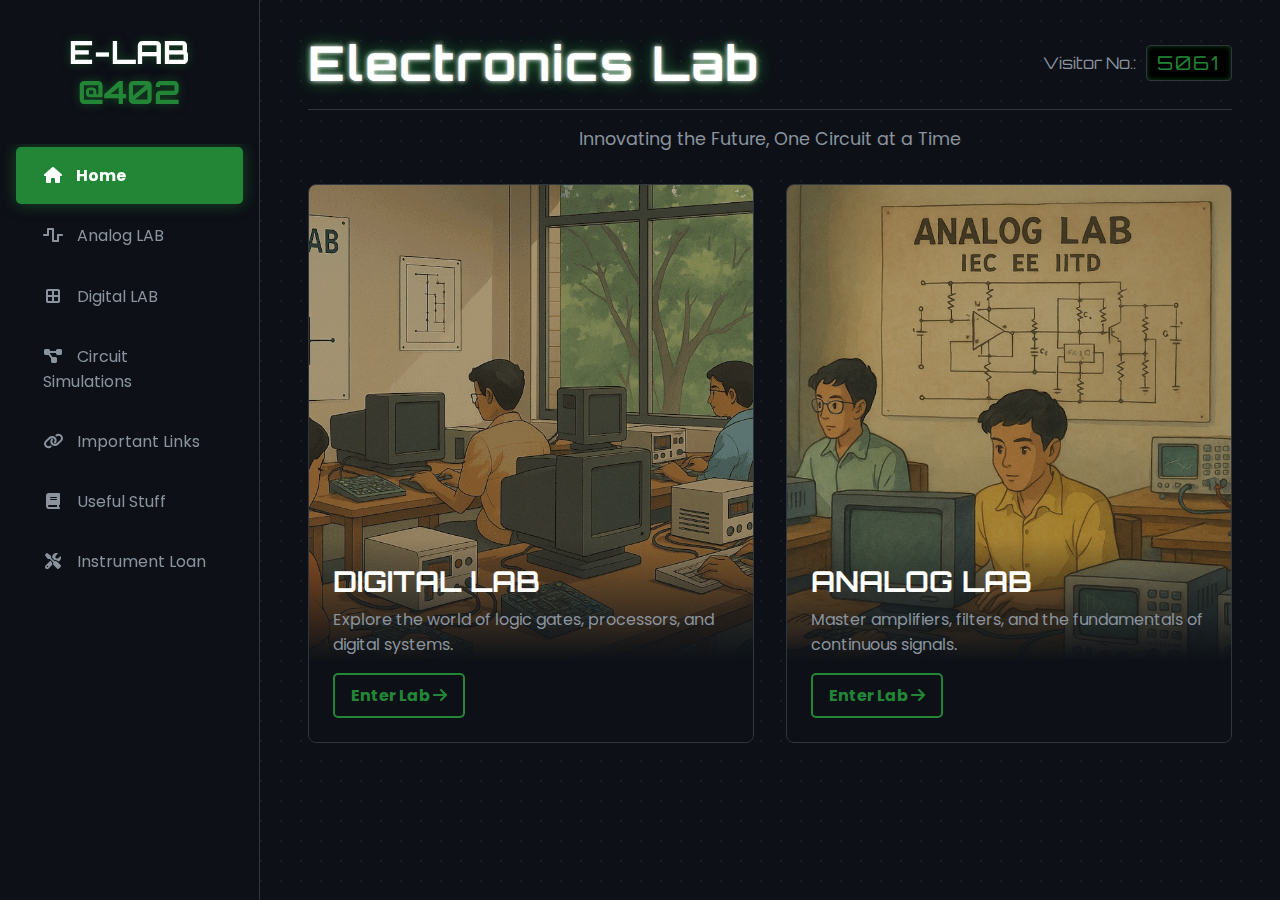
<file: index.html>
<!DOCTYPE html>
<html lang="en">
<head>
    <meta charset="UTF-8">
    <meta name="viewport" content="width=device-width, initial-scale=1.0">
    <title>Electronics Lab - Home</title>

    <link rel="preconnect" href="https://fonts.googleapis.com">
    <link rel="preconnect" href="https://fonts.gstatic.com" crossorigin>
    <link href="https://fonts.googleapis.com/css2?family=Orbitron:wght@400;700&family=Poppins:wght@300;400&display=swap" rel="stylesheet">
    <link rel="stylesheet" href="https://cdnjs.cloudflare.com/ajax/libs/font-awesome/6.5.2/css/all.min.css">
    
    <link rel="stylesheet" href="style.css">
</head>
<body>
    <nav class="sidebar" id="sidebar">
    <div class="sidebar-header">
                <button class="close-btn" id="close-btn" aria-label="Close Navigation">&times;</button>
        <a href="index.html" style="text-decoration:none;"><h2 class="logo-text">E-LAB <span class="logo-accent">@402</span></h2></a>
    </div>
       
        <ul class="nav-links">
            <li><a href="index.html"><i class="fas fa-home"></i> Home</a></li>
            <li><a href="analog-lab.html"><i class="fas fa-wave-square"></i> Analog LAB</a></li>
            <li><a href="digital-lab.html"><i class="fas fa-border-all"></i> Digital LAB</a></li>
            <li><a href="simulations.html"><i class="fas fa-project-diagram"></i> Circuit Simulations</a></li>
            <li><a href="links.html"><i class="fas fa-link"></i> Important Links</a></li>
            <li><a href="stuff.html"><i class="fas fa-book"></i> Useful Stuff</a></li>
            <li><a href="loan.html"><i class="fas fa-tools"></i> Instrument Loan</a></li>
        </ul>
    </nav>

    <main class="main-content">
         <button class="menu-toggle" id="menu-toggle" aria-label="Open Navigation">
        <i class="fas fa-bars"></i>
         </button>
        <header class="main-header">
            <h1>Electronics Lab</h1>
            <div class="visitor-counter">Visitor No.: <span class="visitor-count"></span></div>
        </header>
        <p style="text-align: center; color: var(--text-secondary); font-size: 1.1rem; margin-top: -2rem; margin-bottom: 2rem;">Innovating the Future, One Circuit at a Time</p>
        <div class="lab-cards">
             <div class="card">
                <img src="digitallab.jpg" alt="Digital circuits">
                <div class="card-content">
                    <h2>DIGITAL LAB</h2>
                    <p>Explore the world of logic gates, processors, and digital systems.</p>
                    <a href="digital-lab.html" class="btn">Enter Lab <i class="fas fa-arrow-right"></i></a>
                </div>
            </div>
            <div class="card">
                <img src="analoglab.jpg" alt="Analog circuits">
                <div class="card-content">
                    <h2>ANALOG LAB</h2>
                    <p>Master amplifiers, filters, and the fundamentals of continuous signals.</p>
                    <a href="analog-lab.html" class="btn">Enter Lab <i class="fas fa-arrow-right"></i></a>
                </div>
            </div>
        </div>
    </main>

    <script src="script.js"></script>
</body>
</html>
</file>
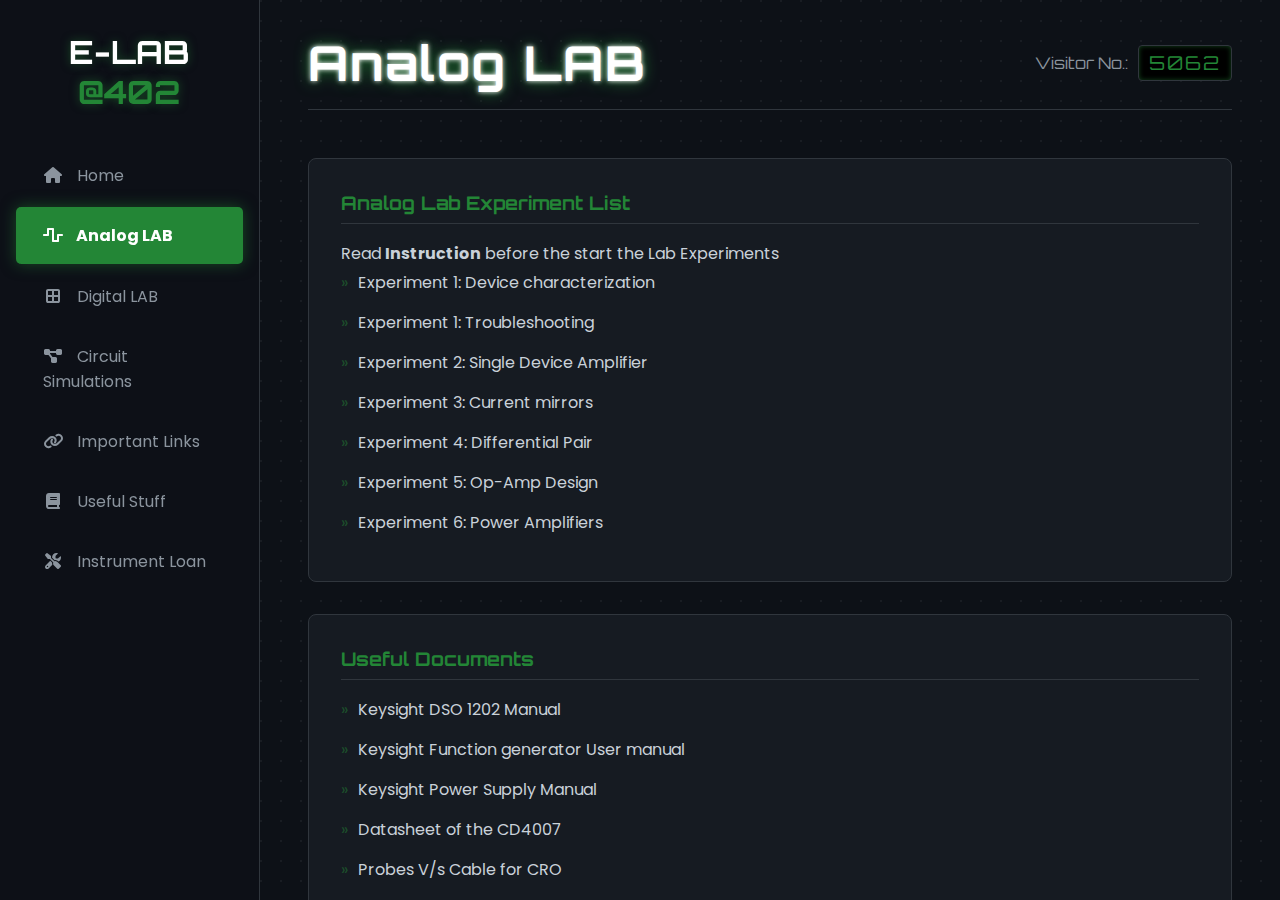
<file: analog-lab.html>
<!DOCTYPE html>
<html lang="en">
<head>
    <meta charset="UTF-8">
    <meta name="viewport" content="width=device-width, initial-scale=1.0">
    <title>Electronics Lab - Home</title>

    <link rel="preconnect" href="https://fonts.googleapis.com">
    <link rel="preconnect" href="https://fonts.gstatic.com" crossorigin>
    <link href="https://fonts.googleapis.com/css2?family=Orbitron:wght@400;700&family=Poppins:wght@300;400&display=swap" rel="stylesheet">
    <link rel="stylesheet" href="https://cdnjs.cloudflare.com/ajax/libs/font-awesome/6.5.2/css/all.min.css">
    
    <link rel="stylesheet" href="style.css">
</head>
<body>

    <nav class="sidebar">
        <div class="sidebar-header">
            <a href="index.html" style="text-decoration:none;"><h2 class="logo-text">E-LAB <span class="logo-accent">@402</span></h2></a>
        </div>
        <ul class="nav-links">
            <li><a href="index.html"><i class="fas fa-home"></i> Home</a></li>
            <li><a href="analog-lab.html"><i class="fas fa-wave-square"></i> Analog LAB</a></li>
            <li><a href="digital-lab.html"><i class="fas fa-border-all"></i> Digital LAB</a></li>
            <li><a href="simulations.html"><i class="fas fa-project-diagram"></i> Circuit Simulations</a></li>
            <li><a href="links.html"><i class="fas fa-link"></i> Important Links</a></li>
            <li><a href="stuff.html"><i class="fas fa-book"></i> Useful Stuff</a></li>
            <li><a href="loan.html"><i class="fas fa-tools"></i> Instrument Loan</a></li>
        </ul>
    </nav>

    <main class="main-content">
    <header class="main-header">
        <h1>Analog LAB</h1>
        <div class="visitor-counter">Visitor No.: <span class="visitor-count"></span></div>
    </header>
    <div class="content-section">
        <h3>Analog Lab Experiment List</h3>
        <p>Read <strong>Instruction</strong> before the start the Lab Experiments</p>
        <ul>
            <li><a href="https://drive.google.com/file/d/1U36nET350gmxhDZfxkUg6SXjoonMY6g3/view">Experiment 1: Device characterization</a></li>
            <li><a href="https://drive.google.com/file/d/1a-_vPAFcbjxqePnwysatH0-3GcDCk63S/view">Experiment 1: Troubleshooting</a></li>
            <li><a href="https://drive.google.com/file/d/1RYRWgAUr1ofAlSk6lS6-95wXhWFWEM15/view">Experiment 2: Single Device Amplifier</a></li>
            <li><a href="https://drive.google.com/file/d/1tRnpcic647qd84V0u2M669KRGpasfr2M/view">Experiment 3: Current mirrors</a></li>
            <li><a href="https://drive.google.com/file/d/1vH5p1hpIoIprMqLjA70HEAH8hIrewnX8/view">Experiment 4: Differential Pair</a></li>
            <li><a href="https://drive.google.com/file/d/1CQrskVSyPYwVS6A1gX7KHZZB7nGu5g3q/view">Experiment 5: Op-Amp Design</a></li>
            <li><a href="https://drive.google.com/file/d/1zbZ53ziPuFr5DIvGYwbjjqLZ9Tw9xq5V/view">Experiment 6: Power Amplifiers</a></li>
        </ul>
    </div>
    <div class="content-section">
        <h3>Useful Documents</h3>
        <ul>
            <li><a href="https://drive.google.com/file/d/18wW-fhRmzMjxYh9hJ2JFxKj2ta6jDMI0/view">Keysight DSO 1202 Manual</a></li>
            <li><a href="https://www.keysight.com/us/en/assets/9921-01386/user-manuals/EDU33210-Series-Trueform-Arbitrary-Waveform-Generator-Users-Guide.pdf">Keysight Function generator User manual</a></li>
            <li><a href="https://drive.google.com/file/d/12cI5LmKXKVYK_I0ovYtnZlpm-WsIYcrZ/view">Keysight Power Supply Manual</a></li>
            <li><a href="https://drive.google.com/file/d/1A5PYmqow8raiz4eD0cwHg7Abz3ly4Xlh/view">Datasheet of the CD4007</a></li>
            <li><a href="https://drive.google.com/file/d/1sbWXBPl-Fay0621J7F5tYpJb6VNVgWH5/view">Probes V/s Cable for CRO</a></li>
            <li><a href="https://drive.google.com/file/d/1sXqiCb5-ZerqEmwK-LfUxHQ6L6cGAexA/view">Using the CD4007 IC</a></li>
            <li><a href="https://drive.google.com/file/d/1DeoDQ52HKGvFCx6FmaI2bPApWaONabYq/view">Tektronics DSO manual 1000B</a></li>
        </ul>
         </div>
        </div>
       <div class="digital-lab-media">
                                 
                 <div class="content-section">
                    <img src="biometric.jpg" alt="Bio-metric Lock Access ">
                   <p class="qr-label" style="text-align: center;">Bio-metric Lock Access</p>
                 </div>
                 <div class="content-section">
                   <img src="instrumentloan.jpg" alt="Instruments Loan ">
                   <p class="qr-label" style="text-align: center;">Instrument Loan Form</p>
                 </div>
            </div>
        </div>
</main>
  <script src="script.js"></script>
</body>

</html>
</file>
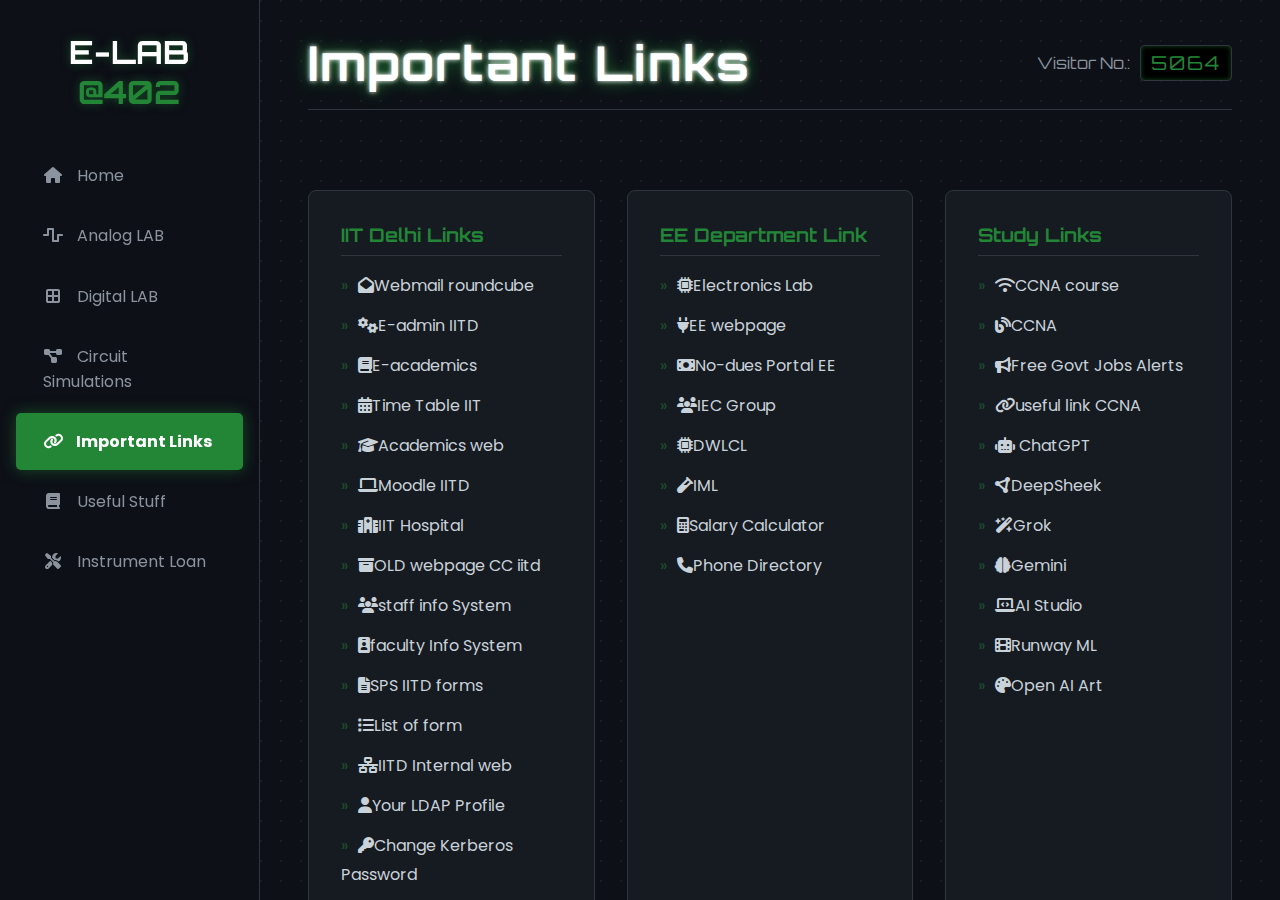
<file: links.html>
<!DOCTYPE html>
<html lang="en">
<head>
    <meta charset="UTF-8">
    <meta name="viewport" content="width=device-width, initial-scale=1.0">
    <title>Electronics Lab - Important Links</title>

    <link rel="preconnect" href="https://fonts.googleapis.com">
    <link rel="preconnect" href="https://fonts.gstatic.com" crossorigin>
    <link href="https://fonts.googleapis.com/css2?family=Orbitron:wght@400;700&family=Poppins:wght@300;400&display=swap" rel="stylesheet">
    <link rel="stylesheet" href="https://cdnjs.cloudflare.com/ajax/libs/font-awesome/6.5.2/css/all.min.css">
    
    <link rel="stylesheet" href="style.css">
</head>
<body>

    <nav class="sidebar">
        <div class="sidebar-header">
            <a href="index.html" style="text-decoration:none;"><h2 class="logo-text">E-LAB <span class="logo-accent">@402</span></h2></a>
        </div>
        <ul class="nav-links">
            <li><a href="index.html"><i class="fas fa-home"></i> Home</a></li>
            <li><a href="analog-lab.html"><i class="fas fa-wave-square"></i> Analog LAB</a></li>
            <li><a href="digital-lab.html"><i class="fas fa-border-all"></i> Digital LAB</a></li>
            <li><a href="simulations.html"><i class="fas fa-project-diagram"></i> Circuit Simulations</a></li>
            <li><a href="links.html"><i class="fas fa-link"></i> Important Links</a></li>
            <li><a href="stuff.html"><i class="fas fa-book"></i> Useful Stuff</a></li>
            <li><a href="loan.html"><i class="fas fa-tools"></i> Instrument Loan</a></li>
        </ul>
    </nav>

    <main class="main-content">
        <header class="main-header">
           <h1>Important Links</h1>
           <div class="visitor-counter">Visitor No.: <span class="visitor-count"></span></div>
       </header>
       <div class="links-grid">
           <div class="content-section">
               <h3>IIT Delhi Links</h3>
               <ul>
                   <li><a href="https://webmail.iitd.ac.in/roundcube/"><i class="fa fa-envelope-open"></i>Webmail roundcube</a ></li>
                   <li><a href="https://eadmin.iitd.ac.in/"><i class="fa fa-cogs"></i>E-admin IITD</a ></li>
                   <li><a href="https://eacademics.iitd.ac.in/sportal/login"><i class="fa fa-book"></i>E-academics</a ></li>
                   <li><a href="https://timetable.iitd.ac.in/"><i class="fa fa-calendar-alt"></i>Time Table IIT</a ></li>
                   <li><a href="https://academics.iitd.ac.in/"><i class="fa fa-graduation-cap"></i>Academics web</a ></li>
                   <li><a href="https://moodle.iitd.ac.in/login/index.php"><i class="fa fa-laptop"></i>Moodle IITD</a ></li>
                   <li><a href="https://hospital.iitd.ac.in/"><i class="fa fa-hospital"></i>IIT Hospital</a ></li>
                   <li><a href="http://www.cc.iitd.ac.in/CSC/index.php?option=com_content&amp;view=article&amp;id=107&amp;Itemid=146"><i class="fa fa-archive"></i>OLD webpage CC iitd</a ></li>
                   <li><a href="https://internal.iitd.ac.in/asais/"><i class="fa fa-users"></i>staff info System</a ></li>
                   <li><a href="https://iitdappln.iitd.ac.in/"><i class="fa fa-id-badge"></i>faculty Info System</a ></li>
                   <li><a href="https://sps.iitd.ac.in/sps_final_003.htm"><i class="fa fa-file-alt"></i>SPS IITD forms</a ></li>
                   <li><a href="https://internal.iitd.ac.in/?q=content/list-forms"><i class="fa fa-list"></i>List of form</a ></li>
                   <li><a href="https://internal.iitd.ac.in/"><i class="fa fa-network-wired"></i>IITD Internal web</a ></li>
                   <li><a href="https://userm.iitd.ernet.in/usermanage/profile.html"><i class="fa fa-user"></i>Your LDAP Profile</a ></li>
                   <li><a href="https://userm.iitd.ernet.in/usermanage/pwchange.html"><i class="fa fa-key"></i>Change Kerberos Password</a ></li>

               </ul>
           </div>
           <div class="content-section">
               <h3>EE Department Link</h3>
               <ul>
                   
                   <li><a href="https://sites.google.com/view/electronicslab402/" class="red-link"><i class="fa fa-microchip"></i>Electronics Lab</a ></li>
                    <li><a href="https://ee.iitd.ac.in/"><i class="fa fa-plug"></i>EE webpage</a ></li>
                    <li><a href="https://dues.iitd.ac.in/ee/"><i class="fa fa-money-bill"></i>No-dues Portal EE</a ></li>
                    <li><a href="https://iec.iitd.ernet.in//"><i class="fa fa-users"></i>IEC Group</a ></li>
                    <li><a href="https://web.iitd.ac.in/~adixit/"><i class="fa fa-microchip"></i>DWLCL</a ></li>
                    <li><a href="https://sites.google.com/site/dhimanmallick"><i class="fa fa-vial"></i>IML</a ></li>
                    <li><a href="https://docs.google.com/spreadsheets/d/14wEUKrrkR0MpzgE4iwPLY8pADyOTZGTjXTr9f0qDDRA/edit?usp=sharing"><i class="fa fa-calculator"></i>Salary Calculator</a ></li>
                    <li><a href="https://internal.iitd.ac.in/search/search.php" class="purple-link"><i class="fa fa-phone"></i>Phone Directory</a ></li>
               </ul>
           </div>
           <div class="content-section">
               <h3>Study Links</h3>
               <ul>
                     <li><a href="https://www.urduitacademy.com/"><i class="fa fa-wifi"></i>CCNA course</a></li>
                    <li><a href="https://urduitacademy.blogspot.com/#google_vignettehttps://urduitacademy.blogspot.com/"><i class="fa fa-blog"></i>CCNA</a></li>
                    <li><a href="https://www.freejobalert.com/government-jobs/"><i class="fa fa-bullhorn"></i>Free Govt Jobs Alerts</a></li>
                     <li><a href="https://www.urduitacademy.com/usefullinks"><i class="fa fa-link"></i>useful link CCNA</a></li>
                     <li><a href="https://chatgpt.com/"><i class="fas fa-robot"></i> ChatGPT</a></li>
                     <li><a href="https://chat.deepseek.com/"><i class="fas fa-circle-nodes"></i>DeepSheek</a></li>
                     <li><a href="https://x.ai/grok"><i class="fas fa-wand-magic-sparkles"></i>Grok</a></li>
                     <li><a href="https://gemini.google.com/app"><i class="fas fa-brain"></i>Gemini </a></li>
                     <li><a href="https://aistudio.google.com/prompts/new_chat"><i class="fas fa-laptop-code"></i>AI Studio</a></li>
                     <li><a href="https://runwayml.com/"><i class="fas fa-film"></i>Runway ML</a></li>
                     <li><a href="https://openart.ai/create?mode=create&ai_model=Flux_Kontext"><i class="fas fa-palette"></i>Open AI Art</a></li>

               </ul>
           </div>
           <div class="content-section">
               <h3>Investment & Travel</h3>
               <ul>
                     <li><a href="https://zerodha.com/"><i class="fa fa-chart-line"></i>Zerodha</a></li>
                   <li><a href="https://coin.zerodha.com/"><i class="fa fa-coins"></i>Coin Zerodha</a></li>
                   <li><a href="https://kite.zerodha.com/"><i class="fa fa-paper-plane"></i>Kite Zerodha</a></li>
                   <li><a href="https://in.tradingview.com/"><i class="fa fa-chart-bar"></i>TradingView</a></li>
                   <li><a href="https://www.tickertape.in/"><i class="fa fa-sliders-h"></i>TickerTape</a></li>
                   <li><a href="https://www.etmoney.com/"><i class="fa fa-wallet"></i>ET-Money</a></li>
                   <li><a href="https://www.irctc.co.in/nget/train-search"><i class="fa fa-train"></i>Train booking</a></li>
                   <li><a href="https://www.air.irctc.co.in/"><i class="fa fa-plane-departure"></i>Flight Booking</a></li>
               </ul>
           </div>
       </div>
    </main>

    <script src="script.js"></script>
</body>

</html>
</file>
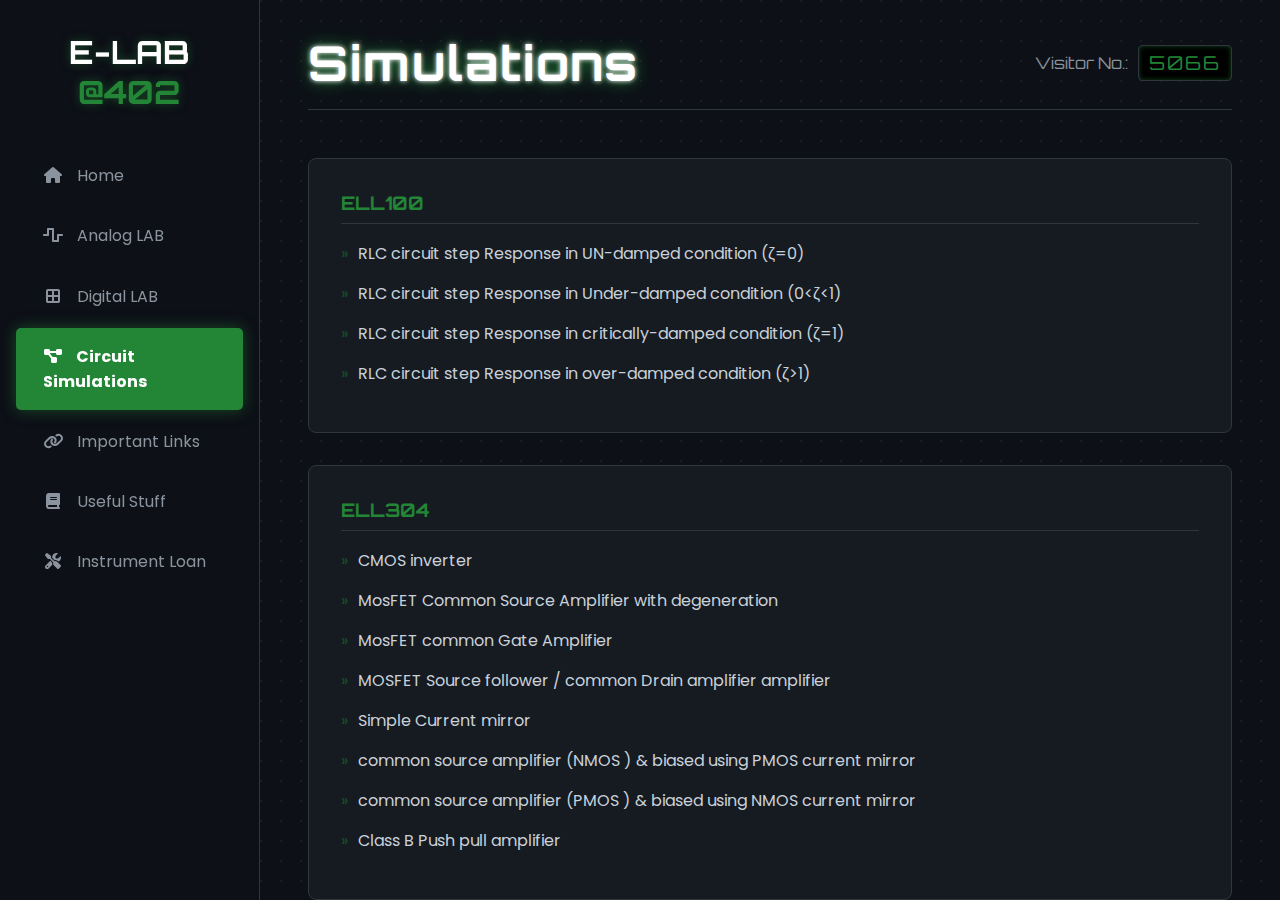
<file: simulations.html>
<!DOCTYPE html>
<html lang="en">
<head>
    <meta charset="UTF-8">
    <meta name="viewport" content="width=device-width, initial-scale=1.0">
    <title>Electronics Lab - Simulations</title>

    <link rel="preconnect" href="https://fonts.googleapis.com">
    <link rel="preconnect" href="https://fonts.gstatic.com" crossorigin>
    <link href="https://fonts.googleapis.com/css2?family=Orbitron:wght@400;700&family=Poppins:wght@300;400&display=swap" rel="stylesheet">
    <link rel="stylesheet" href="https://cdnjs.cloudflare.com/ajax/libs/font-awesome/6.5.2/css/all.min.css">
    
    <link rel="stylesheet" href="style.css">
</head>
<body>

    <nav class="sidebar">
        <div class="sidebar-header">
            <a href="index.html" style="text-decoration:none;"><h2 class="logo-text">E-LAB <span class="logo-accent">@402</span></h2></a>
        </div>
        <ul class="nav-links">
            <li><a href="index.html"><i class="fas fa-home"></i> Home</a></li>
            <li><a href="analog-lab.html"><i class="fas fa-wave-square"></i> Analog LAB</a></li>
            <li><a href="digital-lab.html"><i class="fas fa-border-all"></i> Digital LAB</a></li>
            <li><a href="simulations.html"><i class="fas fa-project-diagram"></i> Circuit Simulations</a></li>
            <li><a href="links.html"><i class="fas fa-link"></i> Important Links</a></li>
            <li><a href="stuff.html"><i class="fas fa-book"></i> Useful Stuff</a></li>
            <li><a href="loan.html"><i class="fas fa-tools"></i> Instrument Loan</a></li>
        </ul>
    </nav>

    <main class="main-content">
        <header class="main-header">
           <h1>Simulations</h1>
           <div class="visitor-counter">Visitor No.: <span class="visitor-count"></span></div>
       </header>
        <div class="content-section">
           <h3>ELL100</h3>
           <ul>
               <li><a href="https://everycircuit.com/circuit/5726242644688896/rlc--circuit--step-response-in-undamped-condition">RLC circuit step Response in UN-damped condition (ζ=0)</a></li>
               <li><a href="https://everycircuit.com/circuit/6053643102715904/rlc--circuit--step-response-in-under-damped-condition">RLC circuit step Response in Under-damped condition (0<ζ<1)</a></li>
               <li><a href="https://everycircuit.com/circuit/4768192744128512/rlc-circuit-step-response-under-critically-damped--">RLC circuit step Response in critically-damped condition (ζ=1)</a></li>
               <li><a href="https://everycircuit.com/circuit/4989735948517376/rlc-circuit-step-response-under-over-damped--condition">RLC circuit step Response in over-damped condition (ζ>1)</a></li>
           </ul>
        </div>
        <div class="content-section">
           <h3>ELL304</h3>
           <ul>
               <li><a href="https://everycircuit.com/circuit/5241996763594752/c-mos-inverter">CMOS inverter</a></li>
               <li><a href="https://everycircuit.com/circuit/6673376483213312/common-source--amplifier-with--degeneration-">MosFET Common Source Amplifier with degeneration</a></li>
               <li><a href="https://everycircuit.com/circuit/5325084109307904/common--gate--amplifier-with-voltage-divider-bias-">MosFET common Gate Amplifier</a></li>
               <li><a href="https://everycircuit.com/circuit/6731254724296704/-source--follower-or-common-drain-amplifier-">MOSFET Source follower / common Drain amplifier amplifier</a></li>
               <li><a href="https://everycircuit.com/circuit/4616517076910080/simple-current-mirror-with-finding-output-impedance">Simple Current mirror</a></li>
               <li><a href="https://everycircuit.com/circuit/6412975971500032/nmos-common-source-amplifier---biased--with--pmos-current-mirror-">common source amplifier (NMOS ) & biased using PMOS current mirror</a></li>
               <li><a href="https://everycircuit.com/circuit/5613549346619392/pmos-common-source-amplifier--biased-with-nmos-current-mirror-">common source amplifier (PMOS ) & biased using NMOS current mirror</a></li>
               <li><a href="https://everycircuit.com/circuit/4741367770906624/class-b-push-pull-">Class B Push pull amplifier</a></li>
           </ul>
        </div>
    </main>

    <script src="script.js"></script>
</body>

</html>
</file>
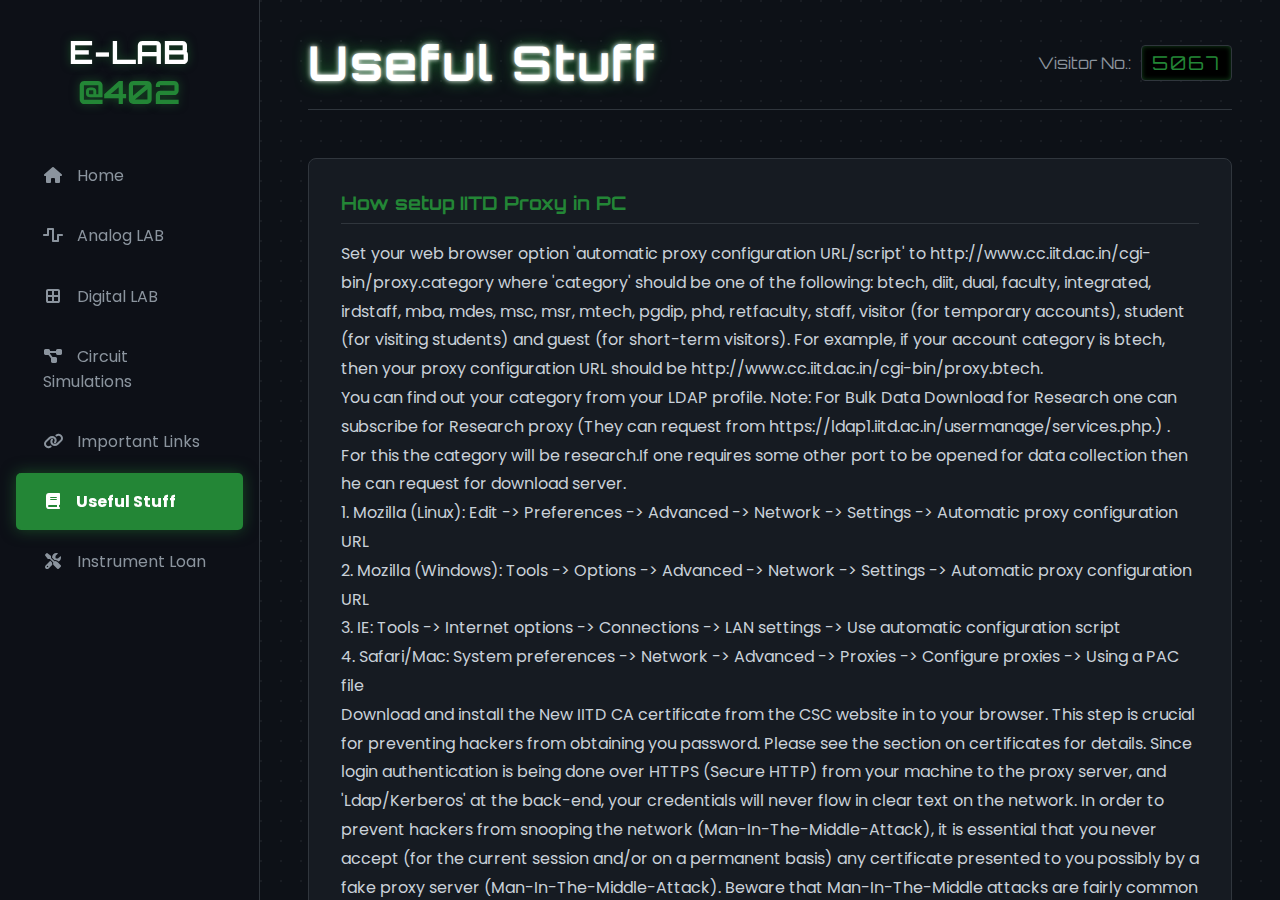
<file: stuff.html>
<!DOCTYPE html>
<html lang="en">
<head>
    <meta charset="UTF-8">
    <meta name="viewport" content="width=device-width, initial-scale=1.0">
    <title>Electronics Lab - Useful Stuff</title>

    <link rel="preconnect" href="https://fonts.googleapis.com">
    <link rel="preconnect" href="https://fonts.gstatic.com" crossorigin>
    <link href="https://fonts.googleapis.com/css2?family=Orbitron:wght@400;700&family=Poppins:wght@300;400&display=swap" rel="stylesheet">
    <link rel="stylesheet" href="https://cdnjs.cloudflare.com/ajax/libs/font-awesome/6.5.2/css/all.min.css">
    
    <link rel="stylesheet" href="style.css">
</head>
<body>

    <nav class="sidebar">
        <div class="sidebar-header">
            <a href="index.html" style="text-decoration:none;"><h2 class="logo-text">E-LAB <span class="logo-accent">@402</span></h2></a>
        </div>
        <ul class="nav-links">
            <li><a href="index.html"><i class="fas fa-home"></i> Home</a></li>
            <li><a href="analog-lab.html"><i class="fas fa-wave-square"></i> Analog LAB</a></li>
            <li><a href="digital-lab.html"><i class="fas fa-border-all"></i> Digital LAB</a></li>
            <li><a href="simulations.html"><i class="fas fa-project-diagram"></i> Circuit Simulations</a></li>
            <li><a href="links.html"><i class="fas fa-link"></i> Important Links</a></li>
            <li><a href="stuff.html"><i class="fas fa-book"></i> Useful Stuff</a></li>
            <li><a href="loan.html"><i class="fas fa-tools"></i> Instrument Loan</a></li>
        </ul>
    </nav>

    <main class="main-content">
        <header class="main-header">
            <h1>Useful Stuff</h1>
            <div class="visitor-counter">Visitor No.: <span class="visitor-count"></span></div>
        </header>
        <div class="content-section">
            <h3>How setup IITD Proxy in PC</h3>
            <p>Set your web browser option 'automatic proxy configuration URL/script'  to http://www.cc.iitd.ac.in/cgi-bin/proxy.category where 'category' should be one of the following: btech, diit, dual, faculty,  integrated, irdstaff, mba, mdes, msc, msr, mtech, pgdip, phd, retfaculty, staff, visitor (for temporary accounts),   student (for visiting students) and guest (for short-term visitors). For example, if your account category is btech, then your proxy configuration URL should be http://www.cc.iitd.ac.in/cgi-bin/proxy.btech.<br> You can find out your category from your LDAP profile.
Note: For Bulk Data Download for Research one can subscribe for Research proxy (They can request from https://ldap1.iitd.ac.in/usermanage/services.php.) . For this the category will be research.If one requires some other port to be opened for data collection then he can request for download server.<br>

    1.  Mozilla (Linux):  Edit -> Preferences -> Advanced -> Network -> Settings -> Automatic proxy configuration URL<br>

    2.  Mozilla (Windows): Tools -> Options -> Advanced -> Network -> Settings -> Automatic proxy configuration URL<br>

    3.  IE: Tools -> Internet options -> Connections -> LAN settings -> Use automatic configuration script<br>

    4.  Safari/Mac: System preferences -> Network -> Advanced -> Proxies -> Configure proxies -> Using a PAC file<br>

Download and install the New IITD CA certificate from the CSC website in to your browser. This step is crucial for preventing hackers from obtaining you password. Please see the section on certificates for details. Since login authentication is being done over HTTPS (Secure HTTP)  from your machine to the proxy server, and 'Ldap/Kerberos' at the back-end, your credentials will never flow in clear text on the network. In order to prevent hackers from snooping the network (Man-In-The-Middle-Attack), it is essential that you never accept (for the current session and/or on a permanent basis) any certificate presented to you possibly by a fake proxy server (Man-In-The-Middle-Attack). Beware that Man-In-The-Middle attacks are fairly common in IITD. If you have installed our New IITD CA certificate, this offer will never be presented to you during login authentication, and your web browser will be able to verify the authenticity of the proxy server.

Intranet web browsing is free, and is not accounted for.<br>

You will be asked for your credentials the first time you open any internet website. Please authenticate yourself with your 'Ldap/Kerberos' username and password.

</p>
            
            <h3>Steps to share a folder on other devices (Mobile,Tab, PC) using Python HTTP server</h3>
            <p>1.Go to the folder you want to share, click in the address bar, and type cmd to open Command Prompt in that folder.<br>

2.Find your IPv4 address from Wi-Fi settings or by running ipconfig in CMD. For example, 192.168.0.185.<br>

3.In the CMD window, type: python -m http.server 8000 --bind 0.0.0.0<br>

4.Make sure Python is installed on your PC before running the command <br>

5.On another device connected to the same Wi-Fi, open a browser and type: http://192.168.0.185:8000</p>
        </div>
    </main>

    <script src="script.js"></script>
</body>

</html>
</file>
<file: style.css>
:root {
    --primary-bg: #0d1117;
    --secondary-bg: #161b22;
    --border-color: #30363d;
    --text-primary: #c9d1d9;
    --text-secondary: #8b949e;
    --accent-glow: #238636;
    --accent-glow-light: rgba(35, 134, 54, 0.5);
    --font-primary: 'Poppins', sans-serif;
    --font-display: 'Orbitron', sans-serif;
}

* {
    margin: 0;
    padding: 0;
    box-sizing: border-box;
}

html {
    scroll-behavior: smooth;
}

body {
    font-family: var(--font-primary);
    background-color: var(--primary-bg);
    color: var(--text-primary);
    display: flex;
    height: 100vh;
    overflow: hidden;
    position: relative;
    background-image: radial-gradient(circle at 1px 1px, rgba(255,255,255,0.05) 1px, transparent 0);
    background-size: 20px 20px;
}

/* --- Sidebar Navigation --- */
.sidebar {
    width: 260px;
    background-color: rgba(13, 17, 23, 0.9);
    backdrop-filter: blur(10px);
    border-right: 1px solid var(--border-color);
    padding: 2rem 0;
    display: flex;
    flex-direction: column;
    flex-shrink: 0;
    transition: transform 0.3s ease-in-out;
    z-index: 1000;
}

.sidebar-header {
    padding: 0 1.5rem 2rem 1.5rem;
    text-align: center;
    position: relative;
}

.logo-text {
    font-family: var(--font-display);
    font-size: 2rem;
    color: white;
    text-shadow: 0 0 10px var(--accent-glow-light);
}

.logo-accent {
    color: var(--accent-glow);
}

.nav-links {
    list-style: none;
    flex-grow: 1;
    overflow-y: auto;
}

.nav-links li a {
    display: block;
    color: var(--text-secondary);
    text-decoration: none;
    padding: 1rem 1.5rem;
    margin: 0.2rem 1rem;
    border-radius: 5px;
    transition: all 0.3s ease;
    border-left: 3px solid transparent;
}

.nav-links li a i {
    margin-right: 10px;
    width: 20px;
    text-align: center;
}

.nav-links li a:hover {
    background-color: var(--secondary-bg);
    color: white;
    border-left: 3px solid var(--accent-glow);
}

.nav-links li a.active {
    background-color: var(--accent-glow);
    color: white;
    font-weight: bold;
    box-shadow: 0 0 15px var(--accent-glow-light);
    border-left: 3px solid var(--accent-glow);
}

/* --- Main Content --- */
.main-content {
    flex: 1;
    overflow-y: auto;
    padding: 2rem 3rem;
    animation: fadeIn 0.5s ease-in-out;
    position: relative;
}

@keyframes fadeIn {
    from { opacity: 0; transform: translateY(10px); }
    to { opacity: 1; transform: translateY(0); }
}

.main-header {
    display: flex;
    justify-content: space-between;
    align-items: center;
    margin-bottom: 3rem;
    border-bottom: 1px solid var(--border-color);
    padding-bottom: 1rem;
}

.main-header h1 {
    font-family: var(--font-display);
    font-size: 3rem;
    letter-spacing: 2px;
    color: #fff;
    text-shadow: 0 0 5px #fff, 0 0 15px var(--accent-glow);
}

.visitor-counter {
    font-family: var(--font-display);
    font-size: 1rem;
    color: var(--text-secondary);
    display: flex;
    align-items: center;
    flex-shrink: 0;
}

.visitor-counter span {
    background-color: #000;
    color: var(--accent-glow);
    padding: 5px 10px;
    border-radius: 4px;
    margin-left: 10px;
    font-size: 1.2rem;
    letter-spacing: 2px;
    border: 1px solid var(--border-color);
    box-shadow: inset 0 0 5px var(--accent-glow-light);
}

/* --- Mobile Menu Controls --- */
.menu-toggle, .close-btn {
    display: none; /* Hidden on desktop */
    position: absolute;
    top: 1.5rem;
    z-index: 1001;
    background: var(--secondary-bg);
    color: var(--accent-glow);
    border: 1px solid var(--border-color);
    border-radius: 5px;
    width: 40px;
    height: 40px;
    font-size: 1.5rem;
    cursor: pointer;
}
.menu-toggle {
    left: 1.5rem;
}
.close-btn {
    right: 1.5rem;
    top: 1.5rem;
    font-size: 2rem;
    line-height: 1;
}

/* --- Homepage Cards --- */
.lab-cards { display: grid; grid-template-columns: repeat(auto-fit, minmax(350px, 1fr)); gap: 2rem; margin-top: 2rem; }
.card { background-color: var(--secondary-bg); border: 1px solid var(--border-color); border-radius: 8px; overflow: hidden; position: relative; transition: transform 0.3s ease, box-shadow 0.3s ease; }
.card:hover { transform: translateY(-10px); box-shadow: 0 0 30px var(--accent-glow-light); border-color: var(--accent-glow); }
.card img { width: 100%; height: 550px; object-fit: cover; opacity: 0.7; transition: opacity 0.3s ease, transform 0.3s ease; }
.card:hover img { opacity: 1; transform: scale(1.05); }
.card-content { padding: 1.5rem; position: absolute; bottom: 0; left: 0; width: 100%; background: linear-gradient(to top, rgba(13, 17, 23, 1) 40%, rgba(13, 17, 23, 0)); }
.card-content h2 { font-family: var(--font-display); font-size: 1.8rem; margin-bottom: 0.5rem; color: #fff; }
.card-content p { color: var(--text-secondary); margin-bottom: 1rem; }
.btn { display: inline-block; background-color: transparent; border: 2px solid var(--accent-glow); color: var(--accent-glow); padding: 0.5rem 1rem; text-decoration: none; border-radius: 5px; font-weight: bold; transition: all 0.3s ease; }
.btn:hover { background-color: var(--accent-glow); color: white; box-shadow: 0 0 15px var(--accent-glow-light); }

/* --- Content page styles --- */
.content-section { background: var(--secondary-bg); border: 1px solid var(--border-color); padding: 2rem; border-radius: 8px; margin-top: 2rem; }
.content-section h3 { font-family: var(--font-display); color: var(--accent-glow); margin-bottom: 1rem; border-bottom: 1px solid var(--border-color); padding-bottom: 0.5rem; }
.content-section p, .content-section li { color: var(--text-primary); line-height: 1.8; }
.content-section ul { list-style: none; padding-left: 0; }
.content-section ul li { margin-bottom: 0.7rem; }
.content-section ul li a { color: var(--text-primary); text-decoration: none; transition: color 0.3s ease, padding-left 0.3s ease; }
.content-section ul li a:hover { color: var(--accent-glow); padding-left: 10px; }
.content-section ul li a::before { content: '»'; margin-right: 10px; color: var(--accent-glow); opacity: 0.5; }
.links-grid { display: grid; grid-template-columns: repeat(auto-fit, minmax(250px, 1fr)); gap: 2rem; }
.digital-lab-layout { display: flex; gap: 2rem; align-items: flex-start; }
.digital-lab-layout .content-section { flex: 1; }
.digital-lab-media { flex-basis: 300px; }
.digital-lab-media img { width: 100%; border-radius: 8px; border: 1px solid var(--border-color); margin-bottom: 1rem; }


/*********************************/
/* --- RESPONSIVE STYLES --- */
/*********************************/

/* -- Tablets -- */
@media (max-width: 992px) {
    .sidebar {
        width: 240px;
    }
    .main-content {
        padding: 2rem;
    }
    .main-header h1 {
        font-size: 2.5rem;
    }
}

/* -- Mobile Phones -- */
@media (max-width: 768px) {
    body {
        flex-direction: column;
        overflow: auto; /* Allow body to scroll */
    }
    
    .sidebar {
        position: fixed;
        top: 0;
        left: 0;
        height: 100%;
        transform: translateX(-100%); /* Hide sidebar by default */
    }

    body.sidebar-open .sidebar {
        transform: translateX(0); /* Show sidebar */
    }

    .main-content {
        overflow-y: visible;
        width: 100%;
        padding: 1.5rem;
        padding-top: 5rem; /* Make space for menu button */
    }

    .menu-toggle, .close-btn {
        display: block; /* Show menu buttons */
    }
    
    .main-header {
        flex-direction: column;
        align-items: center;
        gap: 1rem;
        text-align: center;
    }
    
    .main-header h1 {
        font-size: 2rem;
    }
    
    .lab-cards, .links-grid {
        grid-template-columns: 1fr; /* Stack cards vertically */
    }
    
    .digital-lab-layout {
        flex-direction: column; /* Stack digital lab content vertically */
    }

}
</file>
